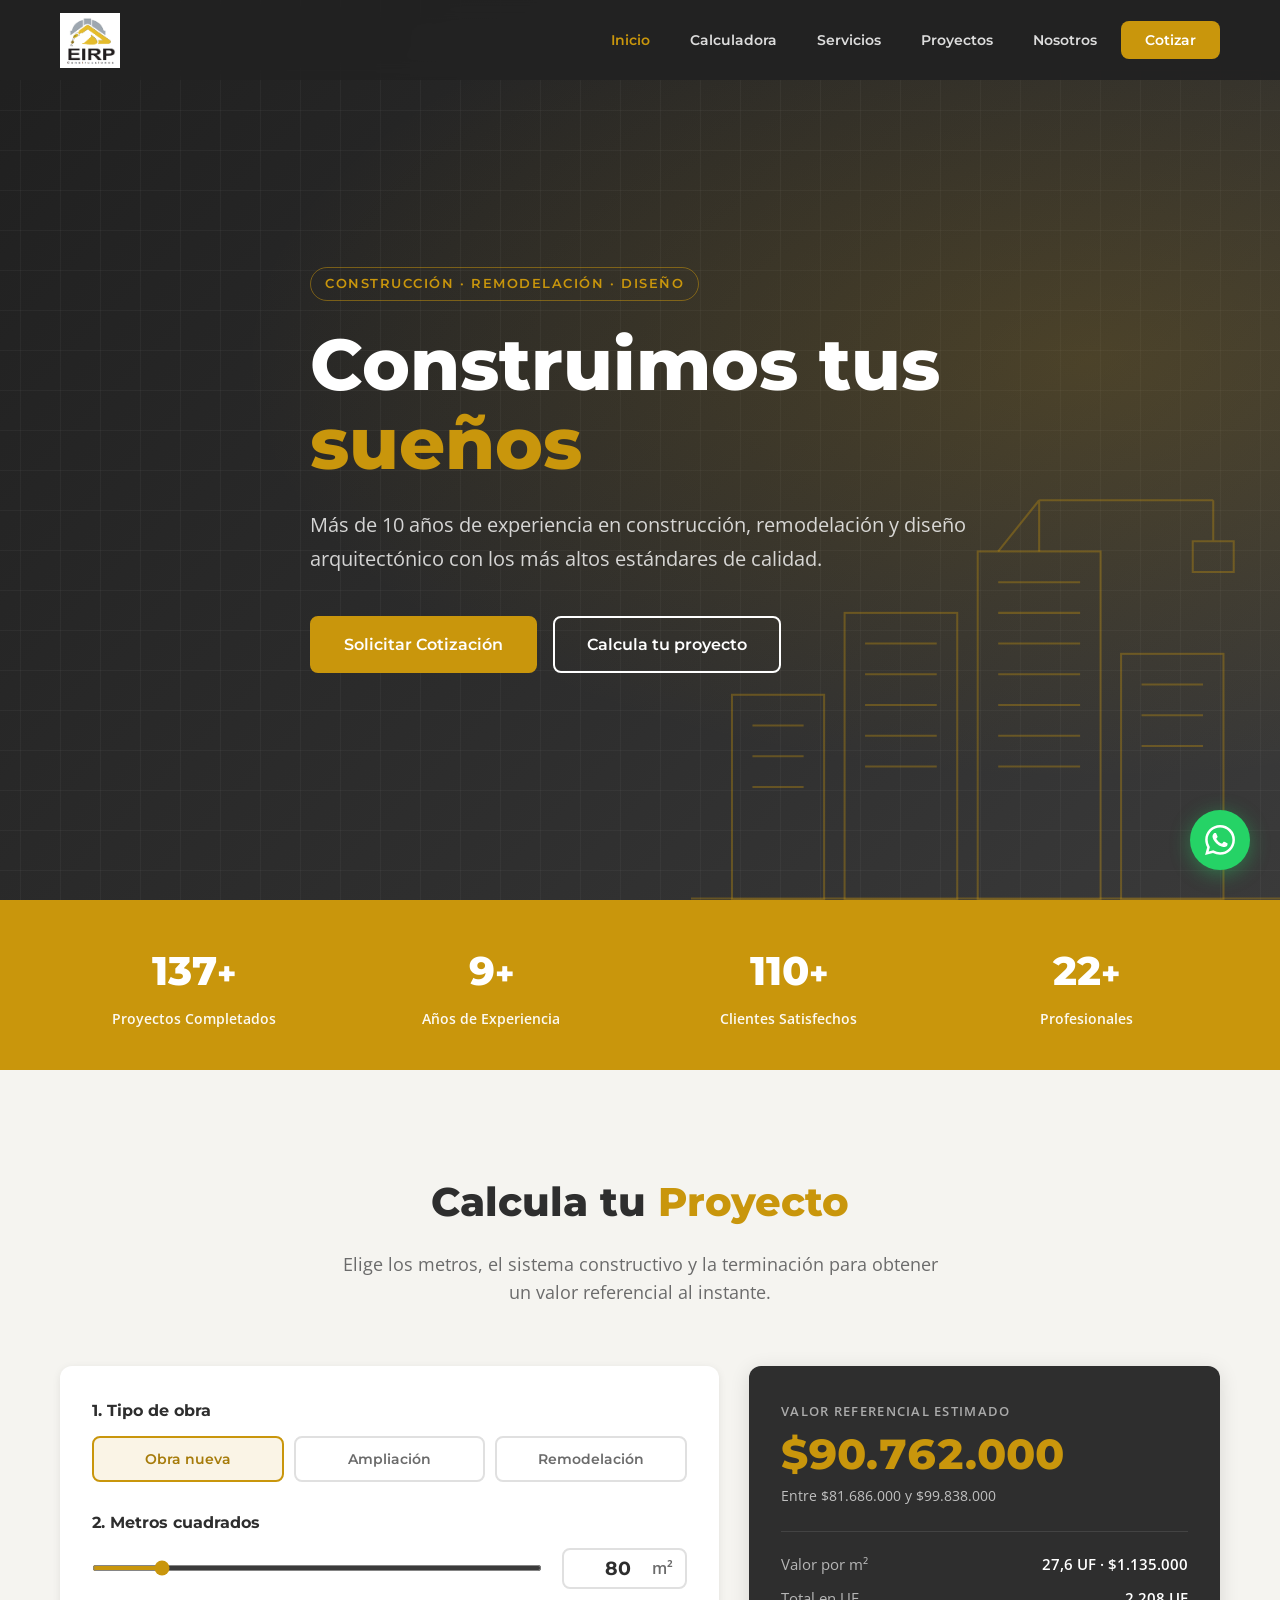
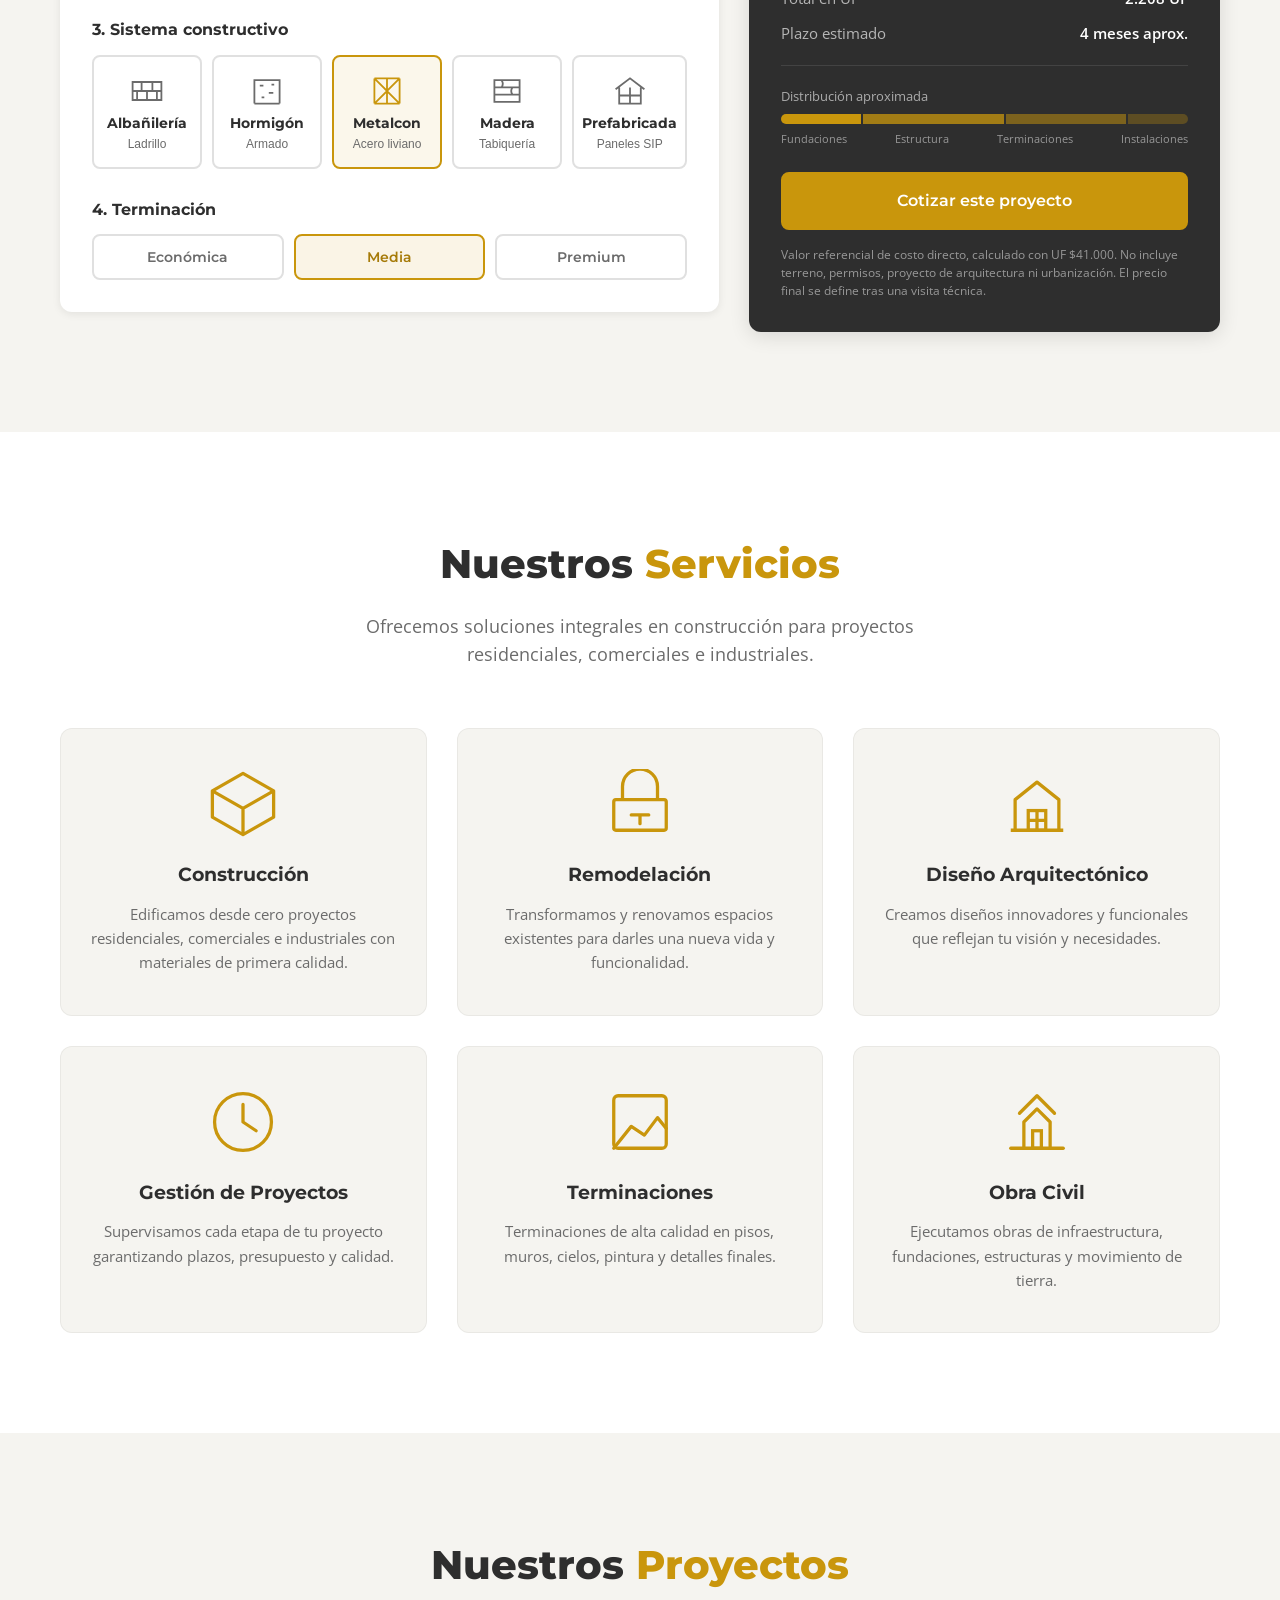
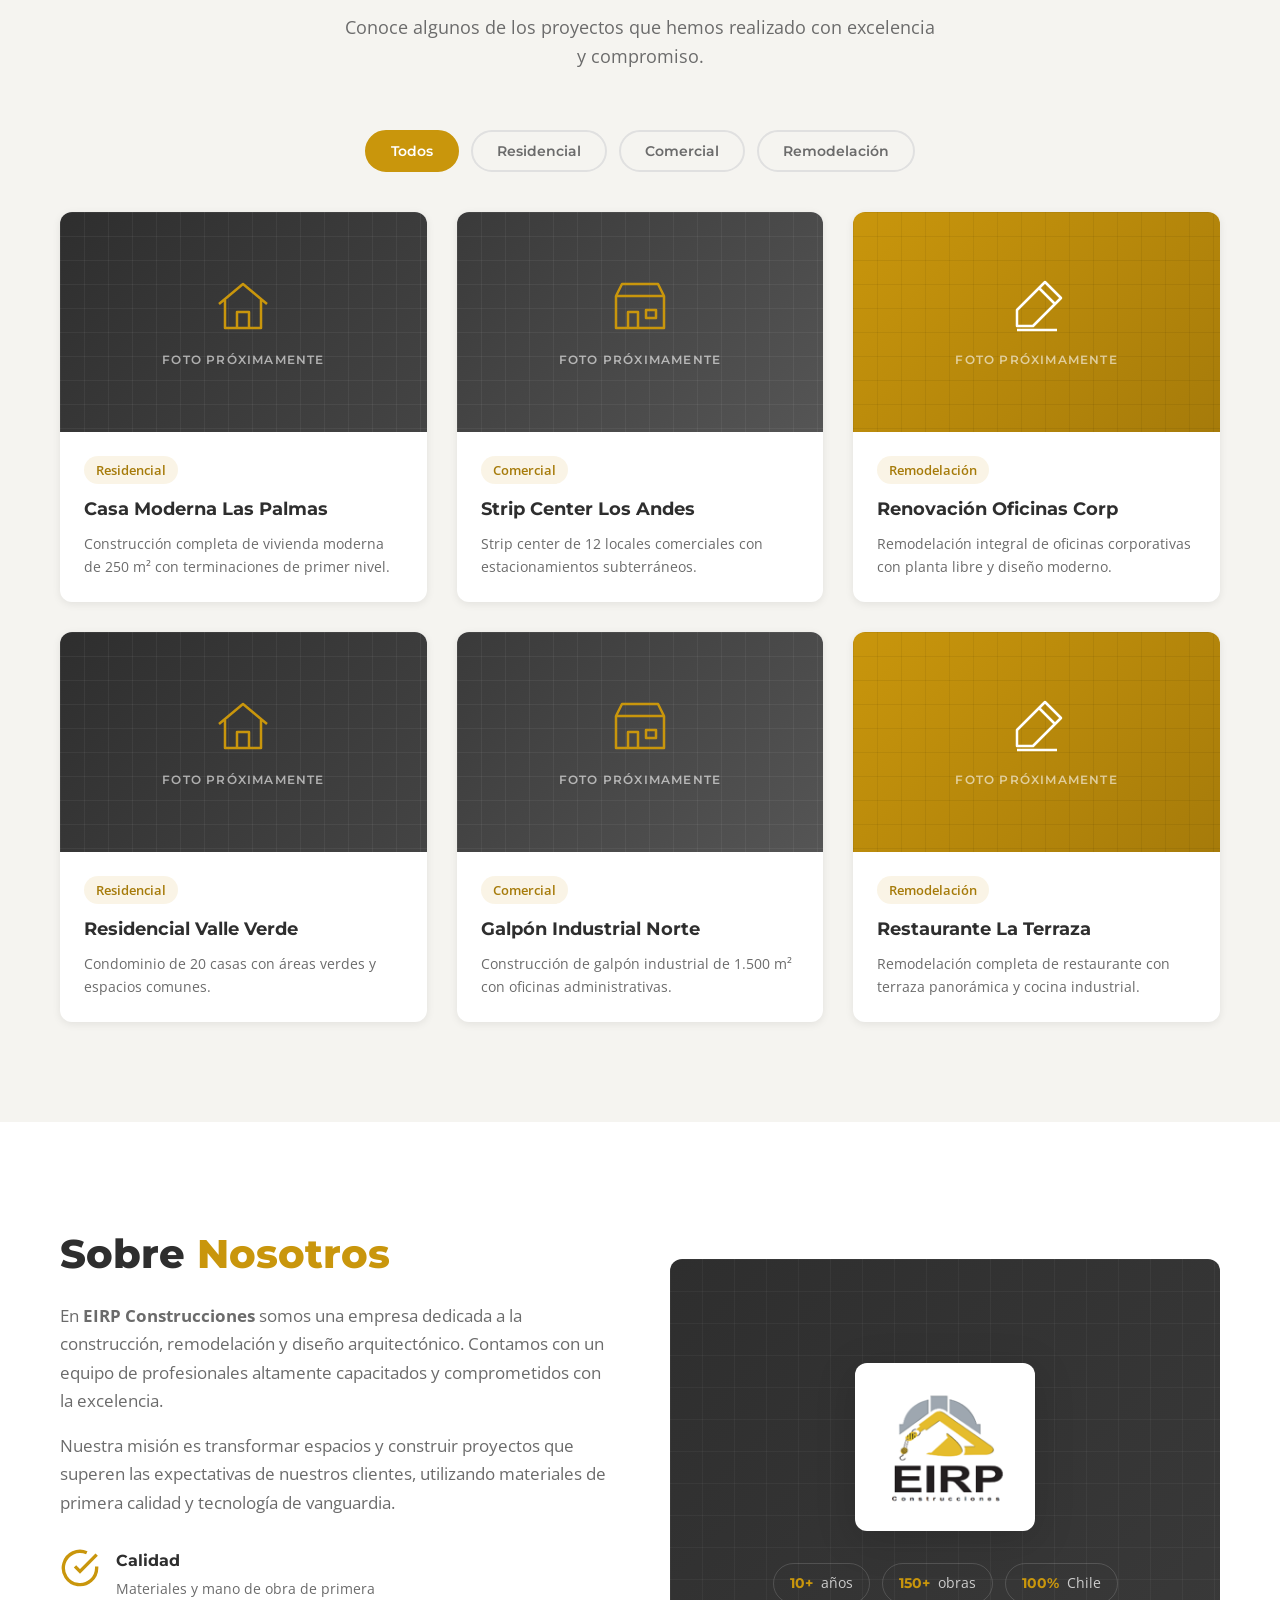
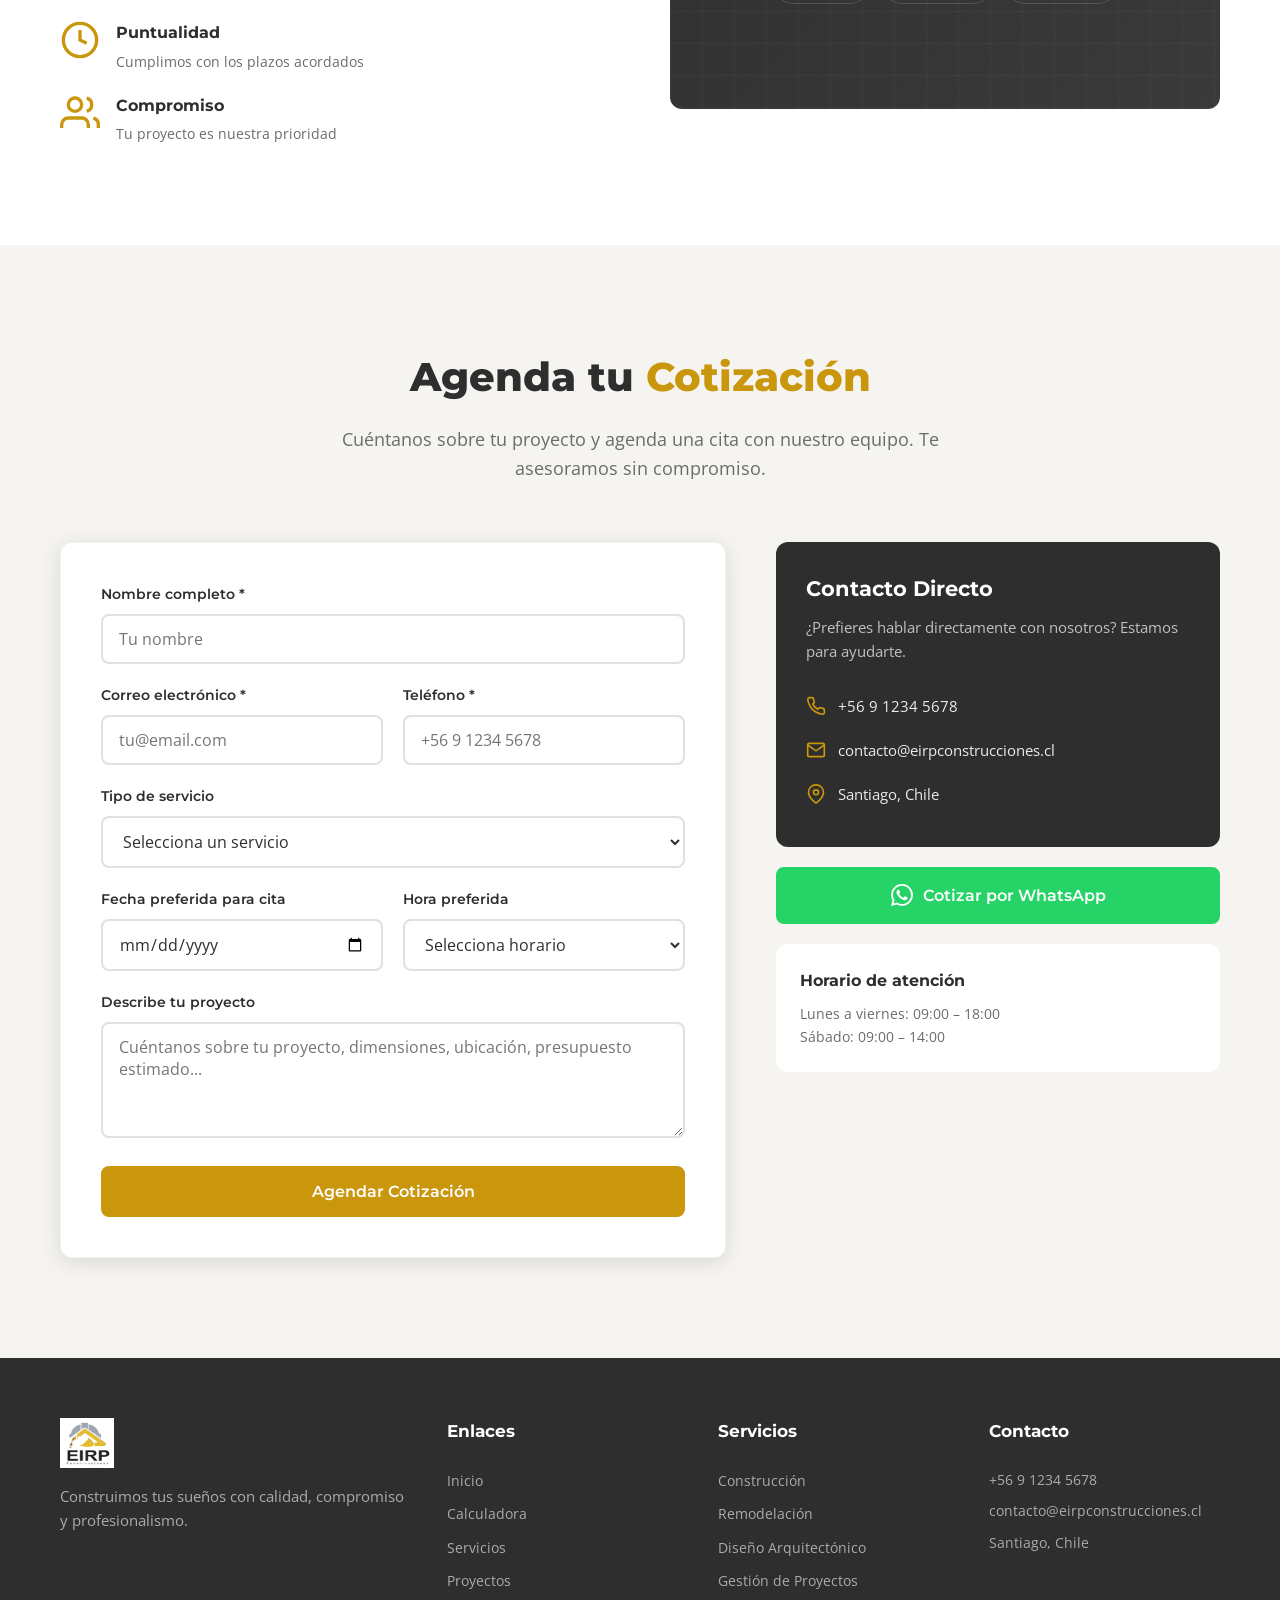
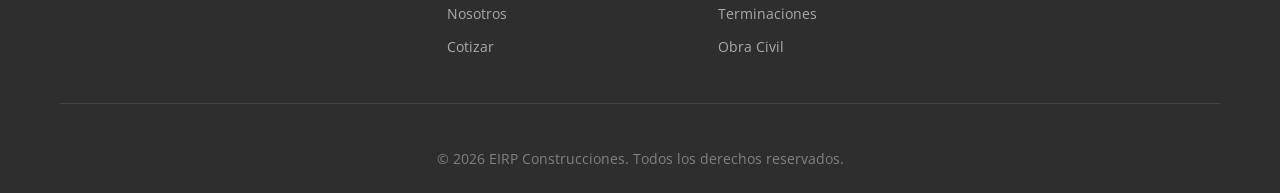
<file: index.html>
<!DOCTYPE html>
<html lang="es">
<head>
  <meta charset="UTF-8">
  <meta name="viewport" content="width=device-width, initial-scale=1.0">
  <title>EIRP Construcciones | Construimos tus sueños</title>
  <meta name="description" content="EIRP Construcciones - Empresa constructora en Chile especializada en construcción, remodelación y diseño arquitectónico. Solicita tu cotización.">
  <meta name="theme-color" content="#2E2E2E">
  <meta property="og:title" content="EIRP Construcciones | Construimos tus sueños">
  <meta property="og:description" content="Construcción, remodelación y diseño arquitectónico en Chile. Cotiza tu proyecto sin compromiso.">
  <meta property="og:image" content="assets/logo.png">
  <meta property="og:type" content="website">
  <meta property="og:locale" content="es_CL">
  <link rel="icon" href="assets/favicon.png" type="image/png">
  <link rel="apple-touch-icon" href="assets/favicon.png">
  <script>document.documentElement.classList.add('js');</script>
  <link rel="preconnect" href="https://fonts.googleapis.com">
  <link rel="preconnect" href="https://fonts.gstatic.com" crossorigin>
  <link href="https://fonts.googleapis.com/css2?family=Montserrat:wght@400;600;700;800&family=Open+Sans:wght@400;500;600&display=swap" rel="stylesheet">
  <link rel="stylesheet" href="css/styles.css?v=4">
</head>
<body>

  <!-- Header -->
  <header class="header" id="header">
    <div class="container header__inner">
      <a href="#inicio" class="header__logo">
        <img src="assets/logo.png" alt="EIRP Construcciones" class="header__logo-img">
      </a>
      <nav class="nav" id="nav">
        <ul class="nav__list">
          <li><a href="#inicio" class="nav__link active">Inicio</a></li>
          <li><a href="#calculadora" class="nav__link">Calculadora</a></li>
          <li><a href="#servicios" class="nav__link">Servicios</a></li>
          <li><a href="#proyectos" class="nav__link">Proyectos</a></li>
          <li><a href="#nosotros" class="nav__link">Nosotros</a></li>
          <li><a href="#cotizar" class="nav__link nav__link--cta">Cotizar</a></li>
        </ul>
      </nav>
      <button class="header__menu-btn" id="menuBtn" aria-label="Abrir menú">
        <span></span>
        <span></span>
        <span></span>
      </button>
    </div>
  </header>

  <!-- Hero -->
  <section class="hero" id="inicio">
    <div class="hero__overlay"></div>
    <svg class="hero__skyline" viewBox="0 0 600 400" fill="none" aria-hidden="true"><g stroke="currentColor" stroke-width="2"><rect x="40" y="200" width="90" height="200"/><rect x="150" y="120" width="110" height="280"/><rect x="280" y="60" width="120" height="340"/><rect x="420" y="160" width="100" height="240"/><path d="M340 60V10M340 10h170M340 10l-40 50M510 10v40M490 50h40v30h-40z"/><path d="M170 150h70M170 180h70M170 210h70M170 240h70M170 270h70M300 90h80M300 120h80M300 150h80M300 180h80M300 210h80M300 240h80M300 270h80M440 190h60M440 220h60M440 250h60M60 230h50M60 260h50M60 290h50"/><path d="M0 399h600"/></g></svg>
    <div class="container hero__content">
      <span class="hero__eyebrow">Construcción · Remodelación · Diseño</span>
      <h1 class="hero__title">Construimos tus <span class="text-accent">sueños</span></h1>
      <p class="hero__subtitle">Más de 10 años de experiencia en construcción, remodelación y diseño arquitectónico con los más altos estándares de calidad.</p>
      <div class="hero__actions">
        <a href="#cotizar" class="btn btn--primary">Solicitar Cotización</a>
        <a href="#calculadora" class="btn btn--outline">Calcula tu proyecto</a>
      </div>
    </div>
  </section>

  <!-- Stats -->
  <section class="stats">
    <div class="container stats__grid">
      <div class="stat">
        <span class="stat__number" data-target="150">150</span><span class="stat__plus">+</span>
        <span class="stat__label">Proyectos Completados</span>
      </div>
      <div class="stat">
        <span class="stat__number" data-target="10">10</span><span class="stat__plus">+</span>
        <span class="stat__label">Años de Experiencia</span>
      </div>
      <div class="stat">
        <span class="stat__number" data-target="120">120</span><span class="stat__plus">+</span>
        <span class="stat__label">Clientes Satisfechos</span>
      </div>
      <div class="stat">
        <span class="stat__number" data-target="25">25</span><span class="stat__plus">+</span>
        <span class="stat__label">Profesionales</span>
      </div>
    </div>
  </section>

  <!-- Calculadora -->
  <section class="section calculadora" id="calculadora">
    <div class="container">
      <h2 class="section__title">Calcula tu <span class="text-accent">Proyecto</span></h2>
      <p class="section__subtitle">Elige los metros, el sistema constructivo y la terminación para obtener un valor referencial al instante.</p>
      <div class="calc" data-aos>
        <div class="calc__inputs">
          <fieldset class="calc__group">
            <legend>1. Tipo de obra</legend>
            <div class="calc__chips" data-calc="obra">
              <button type="button" class="calc__chip active" data-value="nueva">Obra nueva</button>
              <button type="button" class="calc__chip" data-value="ampliacion">Ampliación</button>
              <button type="button" class="calc__chip" data-value="remodelacion">Remodelación</button>
            </div>
          </fieldset>

          <fieldset class="calc__group">
            <legend>2. Metros cuadrados</legend>
            <div class="calc__m2">
              <input type="range" id="calcM2Range" min="10" max="500" step="5" value="80" aria-label="Metros cuadrados">
              <div class="calc__m2-box">
                <input type="number" id="calcM2" min="10" max="2000" step="1" value="80" inputmode="numeric" aria-label="Metros cuadrados exactos">
                <span>m²</span>
              </div>
            </div>
          </fieldset>

          <fieldset class="calc__group">
            <legend>3. Sistema constructivo</legend>
            <div class="calc__materials" data-calc="material">
              <button type="button" class="calc__material" data-value="albanileria">
                <svg viewBox="0 0 40 40" fill="none" stroke="currentColor" stroke-width="2"><path d="M4 10h32v20H4zM4 20h32M14 10v10M26 10v10M9 20v10M20 20v10M31 20v10"/></svg>
                <strong>Albañilería</strong><small>Ladrillo</small>
              </button>
              <button type="button" class="calc__material" data-value="hormigon">
                <svg viewBox="0 0 40 40" fill="none" stroke="currentColor" stroke-width="2"><path d="M6 34V8h28v26M6 34h28M12 14h4M22 22h5M14 27h3M25 13h3"/></svg>
                <strong>Hormigón</strong><small>Armado</small>
              </button>
              <button type="button" class="calc__material active" data-value="metalcon">
                <svg viewBox="0 0 40 40" fill="none" stroke="currentColor" stroke-width="2"><path d="M6 34V6M34 34V6M20 34V6M6 6h28M6 34h28M6 6l14 14 14-14M6 34l14-14 14 14"/></svg>
                <strong>Metalcon</strong><small>Acero liviano</small>
              </button>
              <button type="button" class="calc__material" data-value="madera">
                <svg viewBox="0 0 40 40" fill="none" stroke="currentColor" stroke-width="2"><path d="M6 8h28v24H6zM6 16h28M6 24h28M14 8c2 3 2 5 0 8M26 16c-2 3-2 5 0 8"/></svg>
                <strong>Madera</strong><small>Tabiquería</small>
              </button>
              <button type="button" class="calc__material" data-value="prefabricada">
                <svg viewBox="0 0 40 40" fill="none" stroke="currentColor" stroke-width="2"><path d="M4 18L20 6l16 12M8 16v18h24V16M8 25h24M20 16v18"/></svg>
                <strong>Prefabricada</strong><small>Paneles SIP</small>
              </button>
            </div>
          </fieldset>

          <fieldset class="calc__group">
            <legend>4. Terminación</legend>
            <div class="calc__chips" data-calc="terminacion">
              <button type="button" class="calc__chip" data-value="economica">Económica</button>
              <button type="button" class="calc__chip active" data-value="media">Media</button>
              <button type="button" class="calc__chip" data-value="premium">Premium</button>
            </div>
          </fieldset>
        </div>

        <aside class="calc__result" aria-live="polite">
          <span class="calc__result-label">Valor referencial estimado</span>
          <div class="calc__total" id="calcTotal">$0</div>
          <div class="calc__range" id="calcRange">Entre $0 y $0</div>
          <dl class="calc__breakdown">
            <div><dt>Valor por m²</dt><dd id="calcPerM2">0 UF</dd></div>
            <div><dt>Total en UF</dt><dd id="calcUF">0 UF</dd></div>
            <div><dt>Plazo estimado</dt><dd id="calcPlazo">—</dd></div>
          </dl>
          <div class="calc__bar" aria-hidden="true">
            <span class="calc__bar-label">Distribución aproximada</span>
            <div class="calc__bar-track">
              <span style="--w:20%" title="Obra gruesa"></span>
              <span style="--w:35%" title="Estructura y muros"></span>
              <span style="--w:30%" title="Terminaciones"></span>
              <span style="--w:15%" title="Instalaciones"></span>
            </div>
            <div class="calc__bar-legend"><i>Fundaciones</i><i>Estructura</i><i>Terminaciones</i><i>Instalaciones</i></div>
          </div>
          <a href="#cotizar" class="btn btn--primary btn--full" id="calcCotizar">Cotizar este proyecto</a>
          <p class="calc__note">Valor referencial de costo directo, calculado con UF <span id="calcUFValor">41.106</span>. No incluye terreno, permisos, proyecto de arquitectura ni urbanización. El precio final se define tras una visita técnica.</p>
        </aside>
      </div>
    </div>
  </section>

  <!-- Servicios -->
  <section class="section servicios" id="servicios">
    <div class="container">
      <h2 class="section__title">Nuestros <span class="text-accent">Servicios</span></h2>
      <p class="section__subtitle">Ofrecemos soluciones integrales en construcción para proyectos residenciales, comerciales e industriales.</p>
      <div class="servicios__grid">
        <div class="servicio-card" data-aos>
          <div class="servicio-card__icon">
            <svg viewBox="0 0 64 64" fill="none" xmlns="http://www.w3.org/2000/svg"><path d="M32 4L4 20v24l28 16 28-16V20L32 4z" stroke="currentColor" stroke-width="3" stroke-linejoin="round"/><path d="M4 20l28 16m0 0l28-16M32 36v24" stroke="currentColor" stroke-width="3"/></svg>
          </div>
          <h3 class="servicio-card__title">Construcción</h3>
          <p class="servicio-card__desc">Edificamos desde cero proyectos residenciales, comerciales e industriales con materiales de primera calidad.</p>
        </div>
        <div class="servicio-card" data-aos>
          <div class="servicio-card__icon">
            <svg viewBox="0 0 64 64" fill="none" xmlns="http://www.w3.org/2000/svg"><rect x="8" y="28" width="48" height="28" rx="2" stroke="currentColor" stroke-width="3"/><path d="M16 28V16a16 16 0 0132 0v12" stroke="currentColor" stroke-width="3"/><path d="M24 42h16M32 42v8" stroke="currentColor" stroke-width="3" stroke-linecap="round"/></svg>
          </div>
          <h3 class="servicio-card__title">Remodelación</h3>
          <p class="servicio-card__desc">Transformamos y renovamos espacios existentes para darles una nueva vida y funcionalidad.</p>
        </div>
        <div class="servicio-card" data-aos>
          <div class="servicio-card__icon">
            <svg viewBox="0 0 64 64" fill="none" xmlns="http://www.w3.org/2000/svg"><path d="M8 56h48M12 56V28l20-16 20 16v28" stroke="currentColor" stroke-width="3" stroke-linejoin="round"/><rect x="24" y="38" width="16" height="18" stroke="currentColor" stroke-width="3"/><path d="M32 38v18M24 47h16" stroke="currentColor" stroke-width="3"/></svg>
          </div>
          <h3 class="servicio-card__title">Diseño Arquitectónico</h3>
          <p class="servicio-card__desc">Creamos diseños innovadores y funcionales que reflejan tu visión y necesidades.</p>
        </div>
        <div class="servicio-card" data-aos>
          <div class="servicio-card__icon">
            <svg viewBox="0 0 64 64" fill="none" xmlns="http://www.w3.org/2000/svg"><circle cx="32" cy="32" r="26" stroke="currentColor" stroke-width="3"/><path d="M32 16v16l12 8" stroke="currentColor" stroke-width="3" stroke-linecap="round" stroke-linejoin="round"/></svg>
          </div>
          <h3 class="servicio-card__title">Gestión de Proyectos</h3>
          <p class="servicio-card__desc">Supervisamos cada etapa de tu proyecto garantizando plazos, presupuesto y calidad.</p>
        </div>
        <div class="servicio-card" data-aos>
          <div class="servicio-card__icon">
            <svg viewBox="0 0 64 64" fill="none" xmlns="http://www.w3.org/2000/svg"><path d="M8 56l16-20 12 8 12-16 8 10" stroke="currentColor" stroke-width="3" stroke-linecap="round" stroke-linejoin="round"/><rect x="8" y="8" width="48" height="48" rx="4" stroke="currentColor" stroke-width="3"/></svg>
          </div>
          <h3 class="servicio-card__title">Terminaciones</h3>
          <p class="servicio-card__desc">Terminaciones de alta calidad en pisos, muros, cielos, pintura y detalles finales.</p>
        </div>
        <div class="servicio-card" data-aos>
          <div class="servicio-card__icon">
            <svg viewBox="0 0 64 64" fill="none" xmlns="http://www.w3.org/2000/svg"><path d="M20 56V32l12-12 12 12v24" stroke="currentColor" stroke-width="3" stroke-linejoin="round"/><path d="M8 56h48" stroke="currentColor" stroke-width="3" stroke-linecap="round"/><rect x="28" y="40" width="8" height="16" stroke="currentColor" stroke-width="3"/><path d="M16 24l16-16 16 16" stroke="currentColor" stroke-width="3" stroke-linecap="round" stroke-linejoin="round"/></svg>
          </div>
          <h3 class="servicio-card__title">Obra Civil</h3>
          <p class="servicio-card__desc">Ejecutamos obras de infraestructura, fundaciones, estructuras y movimiento de tierra.</p>
        </div>
      </div>
    </div>
  </section>

  <!-- Proyectos -->
  <section class="section proyectos" id="proyectos">
    <div class="container">
      <h2 class="section__title">Nuestros <span class="text-accent">Proyectos</span></h2>
      <p class="section__subtitle">Conoce algunos de los proyectos que hemos realizado con excelencia y compromiso.</p>
      <div class="proyectos__filtros">
        <button class="filtro-btn active" data-filter="todos">Todos</button>
        <button class="filtro-btn" data-filter="residencial">Residencial</button>
        <button class="filtro-btn" data-filter="comercial">Comercial</button>
        <button class="filtro-btn" data-filter="remodelacion">Remodelación</button>
      </div>
      <div class="proyectos__grid">
        <div class="proyecto-card" data-category="residencial" data-aos>
          <div class="proyecto-card__img proyecto-card__img--residencial">
            <svg class="proyecto-card__icon" viewBox="0 0 64 64" fill="none" stroke="currentColor" stroke-width="2.5" stroke-linejoin="round" aria-hidden="true"><path d="M8 30L32 10l24 20M14 26v28h36V26M26 54V38h12v16"/></svg>
            <span class="proyecto-card__placeholder">Foto próximamente</span>
          </div>
          <div class="proyecto-card__info">
            <span class="proyecto-card__cat">Residencial</span>
            <h3 class="proyecto-card__title">Casa Moderna Las Palmas</h3>
            <p class="proyecto-card__desc">Construcción completa de vivienda moderna de 250 m² con terminaciones de primer nivel.</p>
          </div>
        </div>
        <div class="proyecto-card" data-category="comercial" data-aos>
          <div class="proyecto-card__img proyecto-card__img--comercial">
            <svg class="proyecto-card__icon" viewBox="0 0 64 64" fill="none" stroke="currentColor" stroke-width="2.5" stroke-linejoin="round" aria-hidden="true"><path d="M8 22h48v32H8zM8 22l6-12h36l6 12M20 54V38h10v16M38 36h10v8H38z"/></svg>
            <span class="proyecto-card__placeholder">Foto próximamente</span>
          </div>
          <div class="proyecto-card__info">
            <span class="proyecto-card__cat">Comercial</span>
            <h3 class="proyecto-card__title">Strip Center Los Andes</h3>
            <p class="proyecto-card__desc">Strip center de 12 locales comerciales con estacionamientos subterráneos.</p>
          </div>
        </div>
        <div class="proyecto-card" data-category="remodelacion" data-aos>
          <div class="proyecto-card__img proyecto-card__img--remodelacion">
            <svg class="proyecto-card__icon" viewBox="0 0 64 64" fill="none" stroke="currentColor" stroke-width="2.5" stroke-linejoin="round" aria-hidden="true"><path d="M40 8l16 16-28 28H12V36zM34 14l16 16M12 56h40"/></svg>
            <span class="proyecto-card__placeholder">Foto próximamente</span>
          </div>
          <div class="proyecto-card__info">
            <span class="proyecto-card__cat">Remodelación</span>
            <h3 class="proyecto-card__title">Renovación Oficinas Corp</h3>
            <p class="proyecto-card__desc">Remodelación integral de oficinas corporativas con planta libre y diseño moderno.</p>
          </div>
        </div>
        <div class="proyecto-card" data-category="residencial" data-aos>
          <div class="proyecto-card__img proyecto-card__img--residencial">
            <svg class="proyecto-card__icon" viewBox="0 0 64 64" fill="none" stroke="currentColor" stroke-width="2.5" stroke-linejoin="round" aria-hidden="true"><path d="M8 30L32 10l24 20M14 26v28h36V26M26 54V38h12v16"/></svg>
            <span class="proyecto-card__placeholder">Foto próximamente</span>
          </div>
          <div class="proyecto-card__info">
            <span class="proyecto-card__cat">Residencial</span>
            <h3 class="proyecto-card__title">Residencial Valle Verde</h3>
            <p class="proyecto-card__desc">Condominio de 20 casas con áreas verdes y espacios comunes.</p>
          </div>
        </div>
        <div class="proyecto-card" data-category="comercial" data-aos>
          <div class="proyecto-card__img proyecto-card__img--comercial">
            <svg class="proyecto-card__icon" viewBox="0 0 64 64" fill="none" stroke="currentColor" stroke-width="2.5" stroke-linejoin="round" aria-hidden="true"><path d="M8 22h48v32H8zM8 22l6-12h36l6 12M20 54V38h10v16M38 36h10v8H38z"/></svg>
            <span class="proyecto-card__placeholder">Foto próximamente</span>
          </div>
          <div class="proyecto-card__info">
            <span class="proyecto-card__cat">Comercial</span>
            <h3 class="proyecto-card__title">Galpón Industrial Norte</h3>
            <p class="proyecto-card__desc">Construcción de galpón industrial de 1.500 m² con oficinas administrativas.</p>
          </div>
        </div>
        <div class="proyecto-card" data-category="remodelacion" data-aos>
          <div class="proyecto-card__img proyecto-card__img--remodelacion">
            <svg class="proyecto-card__icon" viewBox="0 0 64 64" fill="none" stroke="currentColor" stroke-width="2.5" stroke-linejoin="round" aria-hidden="true"><path d="M40 8l16 16-28 28H12V36zM34 14l16 16M12 56h40"/></svg>
            <span class="proyecto-card__placeholder">Foto próximamente</span>
          </div>
          <div class="proyecto-card__info">
            <span class="proyecto-card__cat">Remodelación</span>
            <h3 class="proyecto-card__title">Restaurante La Terraza</h3>
            <p class="proyecto-card__desc">Remodelación completa de restaurante con terraza panorámica y cocina industrial.</p>
          </div>
        </div>
      </div>
    </div>
  </section>

  <!-- Nosotros -->
  <section class="section nosotros" id="nosotros">
    <div class="container">
      <div class="nosotros__grid">
        <div class="nosotros__content" data-aos>
          <h2 class="section__title section__title--left">Sobre <span class="text-accent">Nosotros</span></h2>
          <p class="nosotros__text">En <strong>EIRP Construcciones</strong> somos una empresa dedicada a la construcción, remodelación y diseño arquitectónico. Contamos con un equipo de profesionales altamente capacitados y comprometidos con la excelencia.</p>
          <p class="nosotros__text">Nuestra misión es transformar espacios y construir proyectos que superen las expectativas de nuestros clientes, utilizando materiales de primera calidad y tecnología de vanguardia.</p>
          <div class="nosotros__values">
            <div class="value">
              <div class="value__icon">
                <svg viewBox="0 0 24 24" fill="none" stroke="currentColor" stroke-width="2"><path d="M22 11.08V12a10 10 0 11-5.93-9.14"/><polyline points="22 4 12 14.01 9 11.01"/></svg>
              </div>
              <div>
                <h4>Calidad</h4>
                <p>Materiales y mano de obra de primera</p>
              </div>
            </div>
            <div class="value">
              <div class="value__icon">
                <svg viewBox="0 0 24 24" fill="none" stroke="currentColor" stroke-width="2"><circle cx="12" cy="12" r="10"/><polyline points="12 6 12 12 16 14"/></svg>
              </div>
              <div>
                <h4>Puntualidad</h4>
                <p>Cumplimos con los plazos acordados</p>
              </div>
            </div>
            <div class="value">
              <div class="value__icon">
                <svg viewBox="0 0 24 24" fill="none" stroke="currentColor" stroke-width="2"><path d="M17 21v-2a4 4 0 00-4-4H5a4 4 0 00-4 4v2"/><circle cx="9" cy="7" r="4"/><path d="M23 21v-2a4 4 0 00-3-3.87"/><path d="M16 3.13a4 4 0 010 7.75"/></svg>
              </div>
              <div>
                <h4>Compromiso</h4>
                <p>Tu proyecto es nuestra prioridad</p>
              </div>
            </div>
          </div>
        </div>
        <div class="nosotros__image" data-aos>
          <div class="nosotros__image-placeholder">
            <img src="assets/logo.png" alt="" class="nosotros__logo">
            <div class="nosotros__badges">
              <span><strong>10+</strong> años</span>
              <span><strong>150+</strong> obras</span>
              <span><strong>100%</strong> Chile</span>
            </div>
          </div>
        </div>
      </div>
    </div>
  </section>

  <!-- Cotizar -->
  <section class="section cotizar" id="cotizar">
    <div class="container">
      <h2 class="section__title">Agenda tu <span class="text-accent">Cotización</span></h2>
      <p class="section__subtitle">Cuéntanos sobre tu proyecto y agenda una cita con nuestro equipo. Te asesoramos sin compromiso.</p>
      <div class="cotizar__grid">
        <form class="cotizar__form" id="cotizarForm" name="cotizacion" method="POST" action="/gracias.html" data-netlify="true" netlify-honeypot="bot-field" data-aos>
          <input type="hidden" name="form-name" value="cotizacion">
          <input type="hidden" name="estimacion" id="estimacion">
          <p class="form-hidden"><label>No llenar: <input name="bot-field"></label></p>
          <div class="form-group">
            <label for="nombre">Nombre completo *</label>
            <input type="text" id="nombre" name="nombre" required placeholder="Tu nombre">
          </div>
          <div class="form-row">
            <div class="form-group">
              <label for="email">Correo electrónico *</label>
              <input type="email" id="email" name="email" required placeholder="tu@email.com">
            </div>
            <div class="form-group">
              <label for="telefono">Teléfono *</label>
              <input type="tel" id="telefono" name="telefono" required placeholder="+56 9 1234 5678">
            </div>
          </div>
          <div class="form-group">
            <label for="servicio">Tipo de servicio</label>
            <select id="servicio" name="servicio">
              <option value="">Selecciona un servicio</option>
              <option value="construccion">Construcción</option>
              <option value="remodelacion">Remodelación</option>
              <option value="diseno">Diseño Arquitectónico</option>
              <option value="gestion">Gestión de Proyectos</option>
              <option value="terminaciones">Terminaciones</option>
              <option value="obra-civil">Obra Civil</option>
              <option value="otro">Otro</option>
            </select>
          </div>
          <div class="form-row">
            <div class="form-group">
              <label for="fecha">Fecha preferida para cita</label>
              <input type="date" id="fecha" name="fecha">
            </div>
            <div class="form-group">
              <label for="hora">Hora preferida</label>
              <select id="hora" name="hora">
                <option value="">Selecciona horario</option>
                <option value="09:00">09:00</option>
                <option value="10:00">10:00</option>
                <option value="11:00">11:00</option>
                <option value="12:00">12:00</option>
                <option value="13:00">13:00</option>
                <option value="14:00">14:00</option>
                <option value="15:00">15:00</option>
                <option value="16:00">16:00</option>
                <option value="17:00">17:00</option>
              </select>
            </div>
          </div>
          <div class="form-group">
            <label for="mensaje">Describe tu proyecto</label>
            <textarea id="mensaje" name="mensaje" rows="4" placeholder="Cuéntanos sobre tu proyecto, dimensiones, ubicación, presupuesto estimado..."></textarea>
          </div>
          <button type="submit" class="btn btn--primary btn--full" id="submitBtn">
            <span class="btn__text">Agendar Cotización</span>
            <span class="btn__loading" style="display:none;">Agendando...</span>
          </button>
          <div class="form-message" id="formMessage"></div>
        </form>
        <div class="cotizar__info" data-aos>
          <div class="cotizar__card">
            <h3>Contacto Directo</h3>
            <p>¿Prefieres hablar directamente con nosotros? Estamos para ayudarte.</p>
            <div class="cotizar__contact-item">
              <svg viewBox="0 0 24 24" fill="none" stroke="currentColor" stroke-width="2"><path d="M22 16.92v3a2 2 0 01-2.18 2 19.79 19.79 0 01-8.63-3.07 19.5 19.5 0 01-6-6 19.79 19.79 0 01-3.07-8.67A2 2 0 014.11 2h3a2 2 0 012 1.72 12.84 12.84 0 00.7 2.81 2 2 0 01-.45 2.11L8.09 9.91a16 16 0 006 6l1.27-1.27a2 2 0 012.11-.45 12.84 12.84 0 002.81.7A2 2 0 0122 16.92z"/></svg>
              <a href="tel:+56912345678">+56 9 1234 5678</a>
            </div>
            <div class="cotizar__contact-item">
              <svg viewBox="0 0 24 24" fill="none" stroke="currentColor" stroke-width="2"><path d="M4 4h16c1.1 0 2 .9 2 2v12c0 1.1-.9 2-2 2H4c-1.1 0-2-.9-2-2V6c0-1.1.9-2 2-2z"/><polyline points="22,6 12,13 2,6"/></svg>
              <a href="mailto:contacto@eirpconstrucciones.cl">contacto@eirpconstrucciones.cl</a>
            </div>
            <div class="cotizar__contact-item">
              <svg viewBox="0 0 24 24" fill="none" stroke="currentColor" stroke-width="2"><path d="M21 10c0 7-9 13-9 13s-9-6-9-13a9 9 0 0118 0z"/><circle cx="12" cy="10" r="3"/></svg>
              <span>Santiago, Chile</span>
            </div>
          </div>
          <a href="https://wa.me/56912345678?text=Hola%2C%20me%20interesa%20solicitar%20una%20cotizaci%C3%B3n%20para%20un%20proyecto%20de%20construcci%C3%B3n." class="btn btn--whatsapp btn--full" data-wa target="_blank" rel="noopener">
            <svg viewBox="0 0 24 24" fill="currentColor"><path d="M17.472 14.382c-.297-.149-1.758-.867-2.03-.967-.273-.099-.471-.148-.67.15-.197.297-.767.966-.94 1.164-.173.199-.347.223-.644.075-.297-.15-1.255-.463-2.39-1.475-.883-.788-1.48-1.761-1.653-2.059-.173-.297-.018-.458.13-.606.134-.133.298-.347.446-.52.149-.174.198-.298.298-.497.099-.198.05-.371-.025-.52-.075-.149-.669-1.612-.916-2.207-.242-.579-.487-.5-.669-.51-.173-.008-.371-.01-.57-.01-.198 0-.52.074-.792.372-.272.297-1.04 1.016-1.04 2.479 0 1.462 1.065 2.875 1.213 3.074.149.198 2.096 3.2 5.077 4.487.709.306 1.262.489 1.694.625.712.227 1.36.195 1.871.118.571-.085 1.758-.719 2.006-1.413.248-.694.248-1.289.173-1.413-.074-.124-.272-.198-.57-.347m-5.421 7.403h-.004a9.87 9.87 0 01-5.031-1.378l-.361-.214-3.741.982.998-3.648-.235-.374a9.86 9.86 0 01-1.51-5.26c.001-5.45 4.436-9.884 9.888-9.884 2.64 0 5.122 1.03 6.988 2.898a9.825 9.825 0 012.893 6.994c-.003 5.45-4.437 9.884-9.885 9.884m8.413-18.297A11.815 11.815 0 0012.05 0C5.495 0 .16 5.335.157 11.892c0 2.096.547 4.142 1.588 5.945L.057 24l6.305-1.654a11.882 11.882 0 005.683 1.448h.005c6.554 0 11.89-5.335 11.893-11.893a11.821 11.821 0 00-3.48-8.413z"/></svg>
            Cotizar por WhatsApp
          </a>
          <div class="cotizar__horario">
            <h4>Horario de atención</h4>
            <p>Lunes a viernes: 09:00 – 18:00</p>
            <p>Sábado: 09:00 – 14:00</p>
          </div>
        </div>
      </div>
    </div>
  </section>

  <!-- Footer -->
  <footer class="footer">
    <div class="container">
      <div class="footer__grid">
        <div class="footer__brand">
          <img src="assets/logo.png" alt="EIRP Construcciones" class="footer__logo">
          <p>Construimos tus sueños con calidad, compromiso y profesionalismo.</p>
        </div>
        <div class="footer__links">
          <h4>Enlaces</h4>
          <ul>
            <li><a href="#inicio">Inicio</a></li>
            <li><a href="#calculadora">Calculadora</a></li>
            <li><a href="#servicios">Servicios</a></li>
            <li><a href="#proyectos">Proyectos</a></li>
            <li><a href="#nosotros">Nosotros</a></li>
            <li><a href="#cotizar">Cotizar</a></li>
          </ul>
        </div>
        <div class="footer__servicios">
          <h4>Servicios</h4>
          <ul>
            <li>Construcción</li>
            <li>Remodelación</li>
            <li>Diseño Arquitectónico</li>
            <li>Gestión de Proyectos</li>
            <li>Terminaciones</li>
            <li>Obra Civil</li>
          </ul>
        </div>
        <div class="footer__contacto">
          <h4>Contacto</h4>
          <p>+56 9 1234 5678</p>
          <p>contacto@eirpconstrucciones.cl</p>
          <p>Santiago, Chile</p>
        </div>
      </div>
      <div class="footer__bottom">
        <p>&copy; <span id="year">2026</span> EIRP Construcciones. Todos los derechos reservados.</p>
      </div>
    </div>
  </footer>

  <!-- WhatsApp Floating Button -->
  <a href="https://wa.me/56912345678?text=Hola%2C%20me%20interesa%20solicitar%20una%20cotizaci%C3%B3n%20para%20un%20proyecto%20de%20construcci%C3%B3n." class="whatsapp-float" data-wa target="_blank" rel="noopener" aria-label="Contactar por WhatsApp">
    <svg viewBox="0 0 24 24" fill="currentColor"><path d="M17.472 14.382c-.297-.149-1.758-.867-2.03-.967-.273-.099-.471-.148-.67.15-.197.297-.767.966-.94 1.164-.173.199-.347.223-.644.075-.297-.15-1.255-.463-2.39-1.475-.883-.788-1.48-1.761-1.653-2.059-.173-.297-.018-.458.13-.606.134-.133.298-.347.446-.52.149-.174.198-.298.298-.497.099-.198.05-.371-.025-.52-.075-.149-.669-1.612-.916-2.207-.242-.579-.487-.5-.669-.51-.173-.008-.371-.01-.57-.01-.198 0-.52.074-.792.372-.272.297-1.04 1.016-1.04 2.479 0 1.462 1.065 2.875 1.213 3.074.149.198 2.096 3.2 5.077 4.487.709.306 1.262.489 1.694.625.712.227 1.36.195 1.871.118.571-.085 1.758-.719 2.006-1.413.248-.694.248-1.289.173-1.413-.074-.124-.272-.198-.57-.347m-5.421 7.403h-.004a9.87 9.87 0 01-5.031-1.378l-.361-.214-3.741.982.998-3.648-.235-.374a9.86 9.86 0 01-1.51-5.26c.001-5.45 4.436-9.884 9.888-9.884 2.64 0 5.122 1.03 6.988 2.898a9.825 9.825 0 012.893 6.994c-.003 5.45-4.437 9.884-9.885 9.884m8.413-18.297A11.815 11.815 0 0012.05 0C5.495 0 .16 5.335.157 11.892c0 2.096.547 4.142 1.588 5.945L.057 24l6.305-1.654a11.882 11.882 0 005.683 1.448h.005c6.554 0 11.89-5.335 11.893-11.893a11.821 11.821 0 00-3.48-8.413z"/></svg>
  </a>

  <script src="js/main.js?v=4"></script>
</body>
</html>
</file>
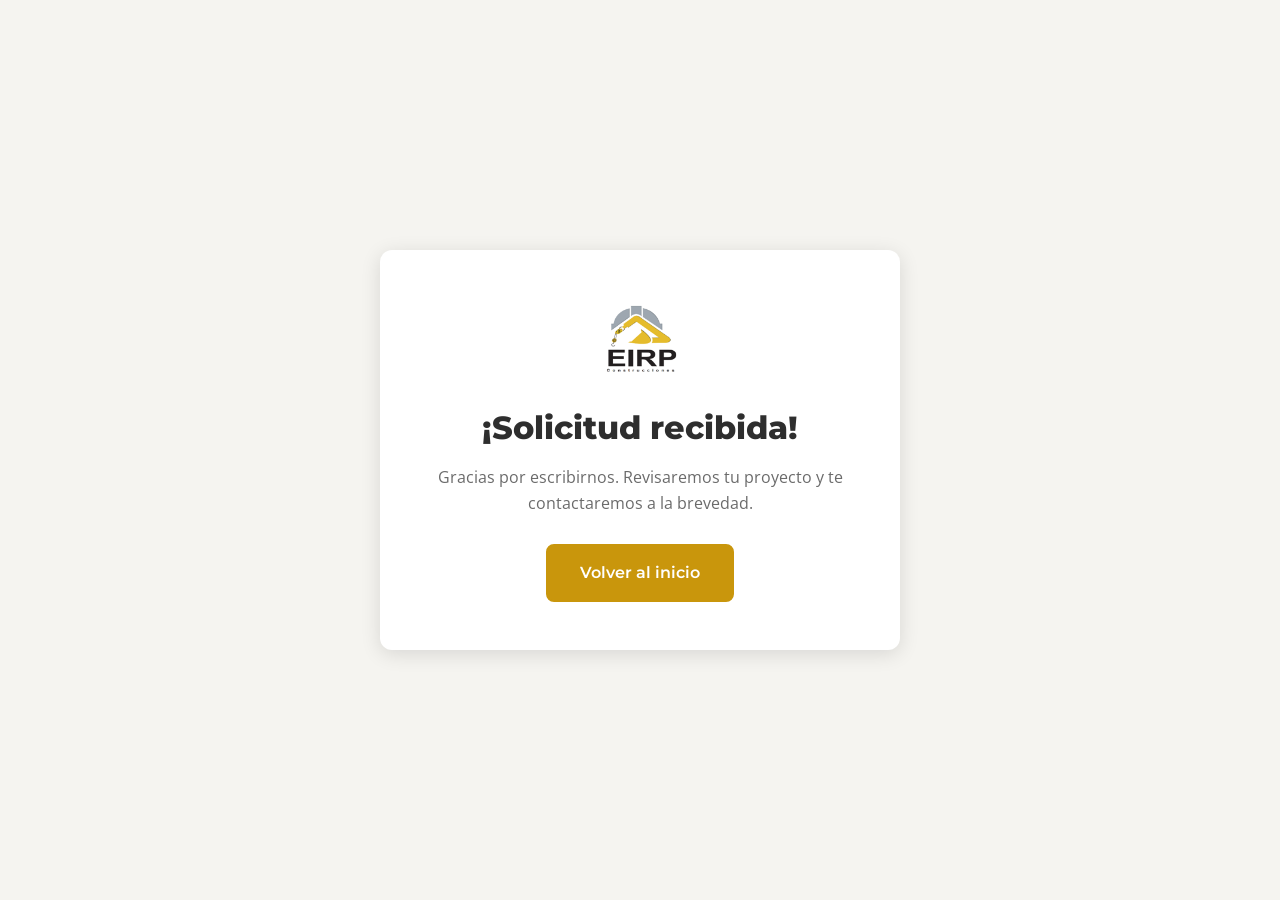
<file: gracias.html>
<!DOCTYPE html>
<html lang="es">
<head>
  <meta charset="UTF-8">
  <meta name="viewport" content="width=device-width, initial-scale=1.0">
  <title>¡Gracias! | EIRP Construcciones</title>
  <meta name="robots" content="noindex">
  <link rel="icon" href="assets/favicon.png" type="image/png">
  <link href="https://fonts.googleapis.com/css2?family=Montserrat:wght@600;800&family=Open+Sans:wght@400;600&display=swap" rel="stylesheet">
  <link rel="stylesheet" href="css/styles.css?v=4">
  <style>
    .gracias { min-height: 100vh; display: flex; align-items: center; justify-content: center; text-align: center; background: var(--color-light); padding: 40px 16px; }
    .gracias__card { background: var(--color-white); padding: 48px 32px; border-radius: var(--radius); box-shadow: var(--shadow-md); max-width: 520px; }
    .gracias__card img { height: 80px; margin: 0 auto 24px; }
    .gracias__card h1 { font-family: var(--font-heading); font-weight: 800; color: var(--color-dark); margin-bottom: 12px; }
    .gracias__card p { color: var(--color-gray); margin-bottom: 28px; }
  </style>
</head>
<body>
  <main class="gracias">
    <div class="gracias__card">
      <img src="assets/logo.png" alt="EIRP Construcciones">
      <h1>¡Solicitud recibida!</h1>
      <p>Gracias por escribirnos. Revisaremos tu proyecto y te contactaremos a la brevedad.</p>
      <a href="/" class="btn btn--primary">Volver al inicio</a>
    </div>
  </main>
</body>
</html>
</file>
<file: css/styles.css>
/* ===== Variables & Reset ===== */
:root {
  --color-primary: #C9960C;
  --color-primary-dark: #A67B0A;
  --color-dark: #2E2E2E;
  --color-dark-2: #3A3A3A;
  --color-gray: #6B6B6B;
  --color-light: #F5F4F0;
  --color-white: #ffffff;
  --color-whatsapp: #25D366;
  --color-whatsapp-dark: #1DA851;
  --font-heading: 'Montserrat', sans-serif;
  --font-body: 'Open Sans', sans-serif;
  --shadow-sm: 0 2px 8px rgba(0,0,0,0.08);
  --shadow-md: 0 4px 20px rgba(0,0,0,0.12);
  --shadow-lg: 0 8px 40px rgba(0,0,0,0.15);
  --radius: 12px;
  --radius-sm: 8px;
  --transition: 0.3s ease;
}

*, *::before, *::after {
  margin: 0;
  padding: 0;
  box-sizing: border-box;
}

html {
  scroll-behavior: smooth;
  scroll-padding-top: 80px;
}

body {
  font-family: var(--font-body);
  color: var(--color-dark-2);
  line-height: 1.6;
  overflow-x: hidden;
  background: var(--color-white);
}

img {
  max-width: 100%;
  height: auto;
  display: block;
}

a {
  text-decoration: none;
  color: inherit;
}

ul { list-style: none; }

.container {
  width: 100%;
  max-width: 1200px;
  margin: 0 auto;
  padding: 0 20px;
}

.text-accent { color: var(--color-primary); }

/* ===== Buttons ===== */
.btn {
  display: inline-flex;
  align-items: center;
  justify-content: center;
  gap: 10px;
  padding: 14px 32px;
  border-radius: var(--radius-sm);
  font-family: var(--font-heading);
  font-weight: 600;
  font-size: 1rem;
  cursor: pointer;
  transition: all var(--transition);
  border: 2px solid transparent;
  text-align: center;
}

.btn--primary {
  background: var(--color-primary);
  color: var(--color-white);
  border-color: var(--color-primary);
}

.btn--primary:hover {
  background: var(--color-primary-dark);
  border-color: var(--color-primary-dark);
  transform: translateY(-2px);
  box-shadow: 0 6px 20px rgba(201,150,12,0.4);
}

.btn--outline {
  background: transparent;
  color: var(--color-white);
  border-color: var(--color-white);
}

.btn--outline:hover {
  background: var(--color-white);
  color: var(--color-dark);
  transform: translateY(-2px);
}

.btn--whatsapp {
  background: var(--color-whatsapp);
  color: var(--color-white);
  border-color: var(--color-whatsapp);
}

.btn--whatsapp:hover {
  background: var(--color-whatsapp-dark);
  border-color: var(--color-whatsapp-dark);
  transform: translateY(-2px);
  box-shadow: 0 6px 20px rgba(37,211,102,0.4);
}

.btn--whatsapp svg {
  width: 22px;
  height: 22px;
}

.btn--full { width: 100%; }

/* ===== Header ===== */
.header {
  position: fixed;
  top: 0;
  left: 0;
  right: 0;
  z-index: 1000;
  background: rgba(34, 34, 34, 0.95);
  backdrop-filter: blur(10px);
  transition: all var(--transition);
}

.header--scrolled {
  box-shadow: var(--shadow-md);
}

.header__inner {
  display: flex;
  align-items: center;
  justify-content: space-between;
  height: 80px;
}

.header__logo-img {
  height: 55px;
  width: auto;
}

.nav__list {
  display: flex;
  gap: 8px;
  align-items: center;
}

.nav__link {
  color: rgba(255,255,255,0.85);
  font-family: var(--font-heading);
  font-weight: 600;
  font-size: 0.9rem;
  padding: 8px 16px;
  border-radius: var(--radius-sm);
  transition: all var(--transition);
}

.nav__link:hover,
.nav__link.active {
  color: var(--color-primary);
}

.nav__link--cta {
  background: var(--color-primary);
  color: var(--color-white) !important;
  padding: 10px 24px;
}

.nav__link--cta:hover {
  background: var(--color-primary-dark);
  transform: translateY(-1px);
}

.header__menu-btn {
  display: none;
  flex-direction: column;
  gap: 5px;
  background: none;
  border: none;
  cursor: pointer;
  padding: 8px;
  z-index: 1001;
}

.header__menu-btn span {
  width: 28px;
  height: 3px;
  background: var(--color-white);
  border-radius: 3px;
  transition: all var(--transition);
}

.header__menu-btn.open span:nth-child(1) {
  transform: rotate(45deg) translate(5px, 6px);
}

.header__menu-btn.open span:nth-child(2) {
  opacity: 0;
}

.header__menu-btn.open span:nth-child(3) {
  transform: rotate(-45deg) translate(5px, -6px);
}

/* ===== Hero ===== */
.hero {
  position: relative;
  min-height: 100vh;
  display: flex;
  align-items: center;
  background:
    radial-gradient(ellipse at 85% 40%, rgba(201,150,12,0.18) 0%, transparent 55%),
    linear-gradient(rgba(255,255,255,0.035) 1px, transparent 1px) 0 0 / 40px 40px,
    linear-gradient(90deg, rgba(255,255,255,0.035) 1px, transparent 1px) 0 0 / 40px 40px,
    linear-gradient(135deg, #1f1f1f 0%, #2E2E2E 60%, #3A3A3A 100%),
    url('data:image/svg+xml,<svg xmlns="http://www.w3.org/2000/svg" viewBox="0 0 1440 320"><path fill="%23C9960C" fill-opacity="0.05" d="M0,224L48,213.3C96,203,192,181,288,181.3C384,181,480,203,576,213.3C672,224,768,224,864,208C960,192,1056,160,1152,154.7C1248,149,1344,171,1392,181.3L1440,192L1440,320L1392,320C1344,320,1248,320,1152,320C1056,320,960,320,864,320C768,320,672,320,576,320C480,320,384,320,288,320C192,320,96,320,48,320L0,320Z"></path></svg>');
  background-position: center;
  overflow: hidden;
  padding: 120px 0 80px;
}

.hero__skyline {
  position: absolute;
  right: -2%;
  bottom: 0;
  width: min(48vw, 640px);
  height: auto;
  color: rgba(201,150,12,0.35);
  z-index: 1;
  pointer-events: none;
}

.hero__eyebrow {
  display: inline-block;
  font-family: var(--font-heading);
  font-weight: 600;
  font-size: 0.8rem;
  letter-spacing: 0.12em;
  text-transform: uppercase;
  color: var(--color-primary);
  border: 1px solid rgba(201,150,12,0.5);
  padding: 6px 14px;
  border-radius: 50px;
  margin-bottom: 24px;
}

.hero__content {
  position: relative;
  z-index: 2;
  max-width: 700px;
}

.hero__title {
  font-family: var(--font-heading);
  font-size: clamp(2.5rem, 6vw, 4.5rem);
  font-weight: 800;
  color: var(--color-white);
  line-height: 1.1;
  margin-bottom: 24px;
}

.hero__subtitle {
  font-size: clamp(1rem, 2vw, 1.25rem);
  color: rgba(255,255,255,0.8);
  margin-bottom: 40px;
  line-height: 1.7;
}

.hero__actions {
  display: flex;
  gap: 16px;
  flex-wrap: wrap;
}

/* ===== Stats ===== */
.stats {
  background: var(--color-primary);
  padding: 40px 0;
  margin-top: -1px;
}

.stats__grid {
  display: grid;
  grid-template-columns: repeat(4, 1fr);
  gap: 30px;
  text-align: center;
}

.stat__number {
  font-family: var(--font-heading);
  font-size: 2.5rem;
  font-weight: 800;
  color: var(--color-white);
}

.stat__plus {
  font-family: var(--font-heading);
  font-size: 2rem;
  font-weight: 800;
  color: var(--color-white);
}

.stat__label {
  display: block;
  color: rgba(255,255,255,0.95);
  font-size: 0.9rem;
  margin-top: 4px;
  font-weight: 600;
}

/* ===== Sections ===== */
.section {
  padding: 100px 0;
}

.section__title {
  font-family: var(--font-heading);
  font-size: clamp(1.8rem, 4vw, 2.5rem);
  font-weight: 800;
  text-align: center;
  margin-bottom: 16px;
  color: var(--color-dark);
}

.section__title--left { text-align: left; }

.section__subtitle {
  text-align: center;
  color: var(--color-gray);
  font-size: 1.1rem;
  max-width: 600px;
  margin: 0 auto 60px;
}

/* ===== Servicios ===== */
.servicios {
  background: var(--color-white);
}

.proyectos { background: var(--color-light); }

.servicios__grid {
  display: grid;
  grid-template-columns: repeat(3, 1fr);
  gap: 30px;
}

.servicio-card {
  background: var(--color-light);
  padding: 40px 30px;
  border-radius: var(--radius);
  text-align: center;
  transition: all var(--transition);
  border: 1px solid rgba(0,0,0,0.05);
}

.servicio-card:hover {
  transform: translateY(-8px);
  box-shadow: var(--shadow-lg);
  border-color: var(--color-primary);
}

.servicio-card__icon {
  width: 70px;
  height: 70px;
  margin: 0 auto 20px;
  color: var(--color-primary);
}

.servicio-card__icon svg {
  width: 100%;
  height: 100%;
}

.servicio-card__title {
  font-family: var(--font-heading);
  font-size: 1.2rem;
  font-weight: 700;
  margin-bottom: 12px;
  color: var(--color-dark);
}

.servicio-card__desc {
  color: var(--color-gray);
  font-size: 0.95rem;
  line-height: 1.6;
}

/* ===== Proyectos ===== */
.proyectos__filtros {
  display: flex;
  justify-content: center;
  gap: 12px;
  margin-bottom: 40px;
  flex-wrap: wrap;
}

.filtro-btn {
  padding: 10px 24px;
  border: 2px solid #e0e0e0;
  background: transparent;
  border-radius: 50px;
  font-family: var(--font-heading);
  font-weight: 600;
  font-size: 0.9rem;
  cursor: pointer;
  transition: all var(--transition);
  color: var(--color-gray);
}

.filtro-btn:hover,
.filtro-btn.active {
  border-color: var(--color-primary);
  background: var(--color-primary);
  color: var(--color-white);
}

.proyectos__grid {
  display: grid;
  grid-template-columns: repeat(3, 1fr);
  gap: 30px;
}

.proyecto-card {
  border-radius: var(--radius);
  overflow: hidden;
  background: var(--color-white);
  box-shadow: var(--shadow-sm);
  transition: all var(--transition);
}

.proyecto-card:hover {
  transform: translateY(-8px);
  box-shadow: var(--shadow-lg);
}

.proyecto-card.hidden {
  display: none;
}

.proyecto-card__img {
  height: 220px;
  display: flex;
  align-items: center;
  justify-content: center;
  position: relative;
  overflow: hidden;
}

.proyecto-card__img {
  background:
    linear-gradient(rgba(255,255,255,0.05) 1px, transparent 1px) 0 0 / 24px 24px,
    linear-gradient(90deg, rgba(255,255,255,0.05) 1px, transparent 1px) 0 0 / 24px 24px,
    linear-gradient(135deg, var(--color-dark) 0%, #444 100%);
  flex-direction: column;
  gap: 12px;
}

.proyecto-card__img--comercial {
  background:
    linear-gradient(rgba(255,255,255,0.05) 1px, transparent 1px) 0 0 / 24px 24px,
    linear-gradient(90deg, rgba(255,255,255,0.05) 1px, transparent 1px) 0 0 / 24px 24px,
    linear-gradient(135deg, #3A3A3A 0%, #555 100%);
}

.proyecto-card__img--remodelacion {
  background:
    linear-gradient(rgba(0,0,0,0.06) 1px, transparent 1px) 0 0 / 24px 24px,
    linear-gradient(90deg, rgba(0,0,0,0.06) 1px, transparent 1px) 0 0 / 24px 24px,
    linear-gradient(135deg, var(--color-primary) 0%, var(--color-primary-dark) 100%);
}

.proyecto-card__icon {
  width: 64px;
  height: 64px;
  color: var(--color-primary);
  transition: transform var(--transition);
}

.proyecto-card__img--remodelacion .proyecto-card__icon { color: var(--color-white); }

.proyecto-card:hover .proyecto-card__icon { transform: scale(1.1); }

.proyecto-card__placeholder {
  color: rgba(255,255,255,0.6);
  font-family: var(--font-heading);
  font-weight: 600;
  font-size: 0.75rem;
  letter-spacing: 0.1em;
  text-transform: uppercase;
}

.proyecto-card__info {
  padding: 24px;
}

.proyecto-card__cat {
  display: inline-block;
  background: rgba(201,150,12,0.1);
  color: var(--color-primary-dark);
  font-size: 0.8rem;
  font-weight: 600;
  padding: 4px 12px;
  border-radius: 50px;
  margin-bottom: 10px;
}

.proyecto-card__title {
  font-family: var(--font-heading);
  font-size: 1.15rem;
  font-weight: 700;
  margin-bottom: 8px;
  color: var(--color-dark);
}

.proyecto-card__desc {
  color: var(--color-gray);
  font-size: 0.9rem;
}

/* ===== Calculadora ===== */
.calculadora { background: var(--color-light); }

.calc {
  display: grid;
  grid-template-columns: 1.4fr 1fr;
  gap: 30px;
  align-items: start;
}

.calc__inputs {
  background: var(--color-white);
  border-radius: var(--radius);
  padding: 32px;
  box-shadow: var(--shadow-sm);
  display: flex;
  flex-direction: column;
  gap: 28px;
}

.calc__group { border: 0; min-width: 0; }

.calc__group legend {
  font-family: var(--font-heading);
  font-weight: 700;
  color: var(--color-dark);
  margin-bottom: 12px;
  font-size: 1rem;
}

.calc__chips { display: flex; gap: 10px; flex-wrap: wrap; }

.calc__chip {
  flex: 1 1 0;
  min-width: 110px;
  padding: 12px 16px;
  border: 2px solid #e0e0e0;
  background: var(--color-white);
  border-radius: var(--radius-sm);
  font-family: var(--font-heading);
  font-weight: 600;
  font-size: 0.9rem;
  color: var(--color-gray);
  cursor: pointer;
  transition: all var(--transition);
}

.calc__chip:hover { border-color: var(--color-primary); color: var(--color-dark); }

.calc__chip.active {
  border-color: var(--color-primary);
  background: rgba(201,150,12,0.1);
  color: var(--color-primary-dark);
}

.calc__m2 { display: flex; align-items: center; gap: 20px; }

.calc__m2 input[type="range"] {
  flex: 1;
  accent-color: var(--color-primary);
  height: 6px;
  cursor: pointer;
}

.calc__m2-box {
  display: flex;
  align-items: center;
  gap: 6px;
  border: 2px solid #e0e0e0;
  border-radius: var(--radius-sm);
  padding: 6px 12px;
  transition: border-color var(--transition);
}

.calc__m2-box:focus-within { border-color: var(--color-primary); }

.calc__m2-box input {
  width: 70px;
  border: 0;
  outline: 0;
  font-family: var(--font-heading);
  font-weight: 700;
  font-size: 1.2rem;
  color: var(--color-dark);
  text-align: right;
  background: transparent;
}

.calc__m2-box span { color: var(--color-gray); font-weight: 600; }

.calc__materials {
  display: grid;
  grid-template-columns: repeat(5, 1fr);
  gap: 10px;
}

.calc__material {
  display: flex;
  flex-direction: column;
  align-items: center;
  gap: 6px;
  padding: 16px 8px;
  border: 2px solid #e0e0e0;
  border-radius: var(--radius-sm);
  background: var(--color-white);
  cursor: pointer;
  transition: all var(--transition);
  color: var(--color-gray);
}

.calc__material svg { width: 36px; height: 36px; color: var(--color-gray); transition: color var(--transition); }

.calc__material strong {
  font-family: var(--font-heading);
  font-size: 0.85rem;
  color: var(--color-dark);
}

.calc__material small { font-size: 0.75rem; }

.calc__material:hover { border-color: var(--color-primary); transform: translateY(-2px); }

.calc__material.active {
  border-color: var(--color-primary);
  background: rgba(201,150,12,0.08);
}

.calc__material.active svg { color: var(--color-primary); }

.calc__result {
  position: sticky;
  top: 100px;
  background: var(--color-dark);
  color: var(--color-white);
  border-radius: var(--radius);
  padding: 32px;
  box-shadow: var(--shadow-md);
}

.calc__result-label {
  font-size: 0.8rem;
  text-transform: uppercase;
  letter-spacing: 0.1em;
  color: rgba(255,255,255,0.6);
  font-weight: 600;
}

.calc__total {
  font-family: var(--font-heading);
  font-weight: 800;
  font-size: clamp(2rem, 4vw, 2.6rem);
  color: var(--color-primary);
  line-height: 1.2;
  margin: 6px 0 4px;
  font-variant-numeric: tabular-nums;
}

.calc__range { color: rgba(255,255,255,0.7); font-size: 0.9rem; margin-bottom: 24px; }

.calc__breakdown {
  display: grid;
  gap: 10px;
  padding: 20px 0;
  border-top: 1px solid rgba(255,255,255,0.1);
  border-bottom: 1px solid rgba(255,255,255,0.1);
  margin-bottom: 20px;
}

.calc__breakdown div { display: flex; justify-content: space-between; gap: 12px; font-size: 0.95rem; }
.calc__breakdown dt { color: rgba(255,255,255,0.65); }
.calc__breakdown dd { font-weight: 600; font-variant-numeric: tabular-nums; }

.calc__bar { margin-bottom: 24px; }
.calc__bar-label { display: block; font-size: 0.8rem; color: rgba(255,255,255,0.6); margin-bottom: 8px; }
.calc__bar-track { display: flex; height: 10px; border-radius: 10px; overflow: hidden; gap: 2px; }
.calc__bar-track span { width: var(--w); background: var(--color-primary); }
.calc__bar-track span:nth-child(2) { opacity: 0.75; }
.calc__bar-track span:nth-child(3) { opacity: 0.5; }
.calc__bar-track span:nth-child(4) { opacity: 0.3; }
.calc__bar-legend { display: flex; justify-content: space-between; margin-top: 6px; }
.calc__bar-legend i { font-style: normal; font-size: 0.7rem; color: rgba(255,255,255,0.5); }

.calc__note { font-size: 0.75rem; color: rgba(255,255,255,0.5); margin-top: 16px; line-height: 1.5; }

.calc__total.bump { animation: calc-bump 0.35s ease; }
@keyframes calc-bump { 50% { transform: scale(1.04); } }

@media (max-width: 1024px) {
  .calc { grid-template-columns: 1fr; }
  .calc__result { position: static; }
}

@media (max-width: 768px) {
  .calc__inputs, .calc__result { padding: 22px; }
  .calc__materials { grid-template-columns: repeat(3, 1fr); }
  .calc__chips { gap: 8px; }
  .calc__chip { min-width: 0; padding: 10px 4px; font-size: 0.8rem; }
  .calc__material { padding: 12px 4px; }
  .calc__material strong { font-size: 0.78rem; }
  .calc__m2 { flex-direction: column; align-items: stretch; gap: 12px; }
  .calc__m2-box { align-self: flex-start; }
}

@media (max-width: 340px) {
  .calc__materials { grid-template-columns: repeat(2, 1fr); }
}

/* ===== Nosotros ===== */
.nosotros {
  background: var(--color-white);
}

.nosotros__grid {
  display: grid;
  grid-template-columns: 1fr 1fr;
  gap: 60px;
  align-items: center;
}

.nosotros__text {
  color: var(--color-gray);
  margin-bottom: 16px;
  font-size: 1.05rem;
  line-height: 1.7;
}

.nosotros__values {
  margin-top: 30px;
  display: flex;
  flex-direction: column;
  gap: 20px;
}

.value {
  display: flex;
  gap: 16px;
  align-items: flex-start;
}

.value__icon {
  width: 40px;
  height: 40px;
  min-width: 40px;
  color: var(--color-primary);
}

.value__icon svg {
  width: 100%;
  height: 100%;
}

.value h4 {
  font-family: var(--font-heading);
  font-weight: 700;
  margin-bottom: 4px;
  color: var(--color-dark);
}

.value p {
  color: var(--color-gray);
  font-size: 0.9rem;
}

.nosotros__image-placeholder {
  background: linear-gradient(135deg, var(--color-dark) 0%, var(--color-dark-2) 100%);
  border-radius: var(--radius);
  height: 450px;
  display: flex;
  flex-direction: column;
  align-items: center;
  justify-content: center;
  gap: 32px;
  background:
    linear-gradient(rgba(255,255,255,0.04) 1px, transparent 1px) 0 0 / 32px 32px,
    linear-gradient(90deg, rgba(255,255,255,0.04) 1px, transparent 1px) 0 0 / 32px 32px,
    linear-gradient(135deg, var(--color-dark) 0%, var(--color-dark-2) 100%);
  padding: 32px;
}

.nosotros__logo {
  width: 180px;
  background: var(--color-white);
  padding: 20px;
  border-radius: var(--radius);
  box-shadow: var(--shadow-lg);
}

.nosotros__badges {
  display: flex;
  gap: 12px;
  flex-wrap: wrap;
  justify-content: center;
}

.nosotros__badges span {
  color: rgba(255,255,255,0.75);
  font-size: 0.85rem;
  border: 1px solid rgba(255,255,255,0.15);
  border-radius: 50px;
  padding: 8px 16px;
}

.nosotros__badges strong {
  color: var(--color-primary);
  font-family: var(--font-heading);
  margin-right: 4px;
}

/* ===== Cotizar ===== */
.cotizar {
  background: var(--color-light);
}

.cotizar__grid {
  display: grid;
  grid-template-columns: 1.2fr 0.8fr;
  gap: 50px;
  align-items: start;
}

.cotizar__form {
  background: var(--color-white);
  padding: 40px;
  border-radius: var(--radius);
  box-shadow: var(--shadow-md);
  border: 1px solid rgba(0,0,0,0.05);
}

.form-group {
  margin-bottom: 20px;
}

.form-group label {
  display: block;
  font-family: var(--font-heading);
  font-weight: 600;
  font-size: 0.9rem;
  margin-bottom: 8px;
  color: var(--color-dark);
}

.form-group input,
.form-group select,
.form-group textarea {
  width: 100%;
  padding: 12px 16px;
  border: 2px solid #e0e0e0;
  border-radius: var(--radius-sm);
  font-family: var(--font-body);
  font-size: 1rem;
  transition: border-color var(--transition);
  background: var(--color-white);
  color: var(--color-dark);
}

.form-group input:focus,
.form-group select:focus,
.form-group textarea:focus {
  outline: none;
  border-color: var(--color-primary);
}

.form-group textarea {
  resize: vertical;
  min-height: 100px;
}

.form-row {
  display: grid;
  grid-template-columns: 1fr 1fr;
  gap: 20px;
}

.form-message {
  margin-top: 16px;
  padding: 12px;
  border-radius: var(--radius-sm);
  font-weight: 600;
  display: none;
}

.form-message.success {
  display: block;
  background: rgba(37,211,102,0.1);
  color: var(--color-whatsapp-dark);
  border: 1px solid var(--color-whatsapp);
}

.form-message.error {
  display: block;
  background: rgba(231,76,60,0.1);
  color: #c0392b;
  border: 1px solid #e74c3c;
}

.cotizar__card {
  background: var(--color-dark);
  color: var(--color-white);
  padding: 30px;
  border-radius: var(--radius);
  margin-bottom: 20px;
}

.cotizar__card h3 {
  font-family: var(--font-heading);
  font-size: 1.3rem;
  margin-bottom: 10px;
}

.cotizar__card > p {
  color: rgba(255,255,255,0.7);
  font-size: 0.95rem;
  margin-bottom: 20px;
}

.cotizar__contact-item {
  display: flex;
  align-items: center;
  gap: 12px;
  padding: 10px 0;
  color: rgba(255,255,255,0.9);
  font-size: 0.95rem;
}

.cotizar__contact-item a:hover { color: var(--color-primary); }

.form-hidden { position: absolute; left: -9999px; }

.form-message a {
  color: inherit;
  text-decoration: underline;
}

.cotizar__contact-item svg {
  width: 20px;
  height: 20px;
  min-width: 20px;
  color: var(--color-primary);
}

.cotizar__horario {
  background: var(--color-white);
  padding: 24px;
  border-radius: var(--radius);
  margin-top: 20px;
}

.cotizar__horario h4 {
  font-family: var(--font-heading);
  font-weight: 700;
  margin-bottom: 8px;
  color: var(--color-dark);
}

.cotizar__horario p {
  color: var(--color-gray);
  font-size: 0.9rem;
}

/* ===== Footer ===== */
.footer {
  background: var(--color-dark);
  color: rgba(255,255,255,0.8);
  padding: 60px 0 0;
}

.footer__grid {
  display: grid;
  grid-template-columns: 1.5fr 1fr 1fr 1fr;
  gap: 40px;
  padding-bottom: 40px;
  border-bottom: 1px solid rgba(255,255,255,0.1);
}

.footer__logo {
  height: 50px;
  margin-bottom: 16px;
}

.footer__brand p {
  font-size: 0.95rem;
  line-height: 1.6;
  color: rgba(255,255,255,0.6);
}

.footer h4 {
  font-family: var(--font-heading);
  font-weight: 700;
  color: var(--color-white);
  margin-bottom: 20px;
  font-size: 1.05rem;
}

.footer__links a,
.footer__servicios li {
  display: block;
  padding: 5px 0;
  color: rgba(255,255,255,0.6);
  font-size: 0.9rem;
  transition: color var(--transition);
}

.footer__links a:hover {
  color: var(--color-primary);
}

.footer__contacto p {
  font-size: 0.9rem;
  color: rgba(255,255,255,0.6);
  padding: 4px 0;
}

.footer__bottom {
  text-align: center;
  padding: 24px 0;
  margin-top: 20px;
}

.footer__bottom p {
  font-size: 0.85rem;
  color: rgba(255,255,255,0.4);
}

/* ===== WhatsApp Float ===== */
.whatsapp-float {
  position: fixed;
  bottom: 30px;
  right: 30px;
  width: 60px;
  height: 60px;
  background: var(--color-whatsapp);
  border-radius: 50%;
  display: flex;
  align-items: center;
  justify-content: center;
  box-shadow: 0 4px 20px rgba(37,211,102,0.4);
  z-index: 999;
  transition: all var(--transition);
  animation: pulse-whatsapp 2s infinite;
}

.whatsapp-float:hover {
  background: var(--color-whatsapp-dark);
  transform: scale(1.1);
  animation: none;
}

.whatsapp-float svg {
  width: 30px;
  height: 30px;
  fill: var(--color-white);
}

@keyframes pulse-whatsapp {
  0%, 100% { box-shadow: 0 4px 20px rgba(37,211,102,0.4); }
  50% { box-shadow: 0 4px 30px rgba(37,211,102,0.7); }
}

/* ===== Scroll Animations ===== */
.js [data-aos] {
  opacity: 0;
  transform: translateY(30px);
  transition: opacity 0.6s ease, transform 0.6s ease;
}

.js [data-aos].visible {
  opacity: 1;
  transform: translateY(0);
}

/* ===== Responsive ===== */
@media (max-width: 1024px) {
  .servicios__grid {
    grid-template-columns: repeat(2, 1fr);
  }

  .proyectos__grid {
    grid-template-columns: repeat(2, 1fr);
  }

  .footer__grid {
    grid-template-columns: 1fr 1fr;
    gap: 30px;
  }
}

@media (max-width: 768px) {
  .header__menu-btn {
    display: flex;
  }

  .nav {
    position: fixed;
    top: 0;
    right: -100%;
    width: 280px;
    height: 100vh;
    background: var(--color-dark);
    transition: right var(--transition);
    display: flex;
    align-items: center;
    justify-content: center;
    z-index: 1000;
  }

  .nav.open {
    right: 0;
  }

  .nav__list {
    flex-direction: column;
    gap: 16px;
  }

  .nav__link {
    font-size: 1.1rem;
    padding: 12px 24px;
  }

  .hero__title {
    font-size: 2.2rem;
  }

  .hero__actions {
    flex-direction: column;
  }

  .hero__actions .btn {
    width: 100%;
  }

  .stats__grid {
    grid-template-columns: repeat(2, 1fr);
    gap: 20px;
  }

  .stat__number {
    font-size: 2rem;
  }

  .servicios__grid {
    grid-template-columns: 1fr;
  }

  .proyectos__grid {
    grid-template-columns: 1fr;
  }

  .nosotros__grid {
    grid-template-columns: 1fr;
  }

  .nosotros__image-placeholder {
    height: 300px;
  }

  .cotizar__grid {
    grid-template-columns: 1fr;
  }

  .cotizar__form {
    padding: 24px;
  }

  .form-row {
    grid-template-columns: 1fr;
  }

  .footer__grid {
    grid-template-columns: 1fr;
    gap: 30px;
  }

  .section {
    padding: 60px 0;
  }

  .section__subtitle {
    margin-bottom: 40px;
  }

  .whatsapp-float {
    bottom: 20px;
    right: 20px;
    width: 54px;
    height: 54px;
  }

  .whatsapp-float svg {
    width: 26px;
    height: 26px;
  }
}

@media (max-width: 480px) {
  .container {
    padding: 0 16px;
  }

  .hero__title {
    font-size: 1.8rem;
  }

  .section__title {
    font-size: 1.6rem;
  }

  .stats__grid {
    grid-template-columns: 1fr 1fr;
  }

  .cotizar__form {
    padding: 20px;
  }
}

@media (max-width: 768px) {
  .hero { min-height: 90vh; }
  .hero__skyline { width: 90vw; right: -20%; opacity: 0.5; }
  .proyecto-card__img { height: 180px; }
}

@media (prefers-reduced-motion: reduce) {
  html { scroll-behavior: auto; }
  *, *::before, *::after { animation: none !important; transition: none !important; }
  .js [data-aos] { opacity: 1; transform: none; }
}
</file>
